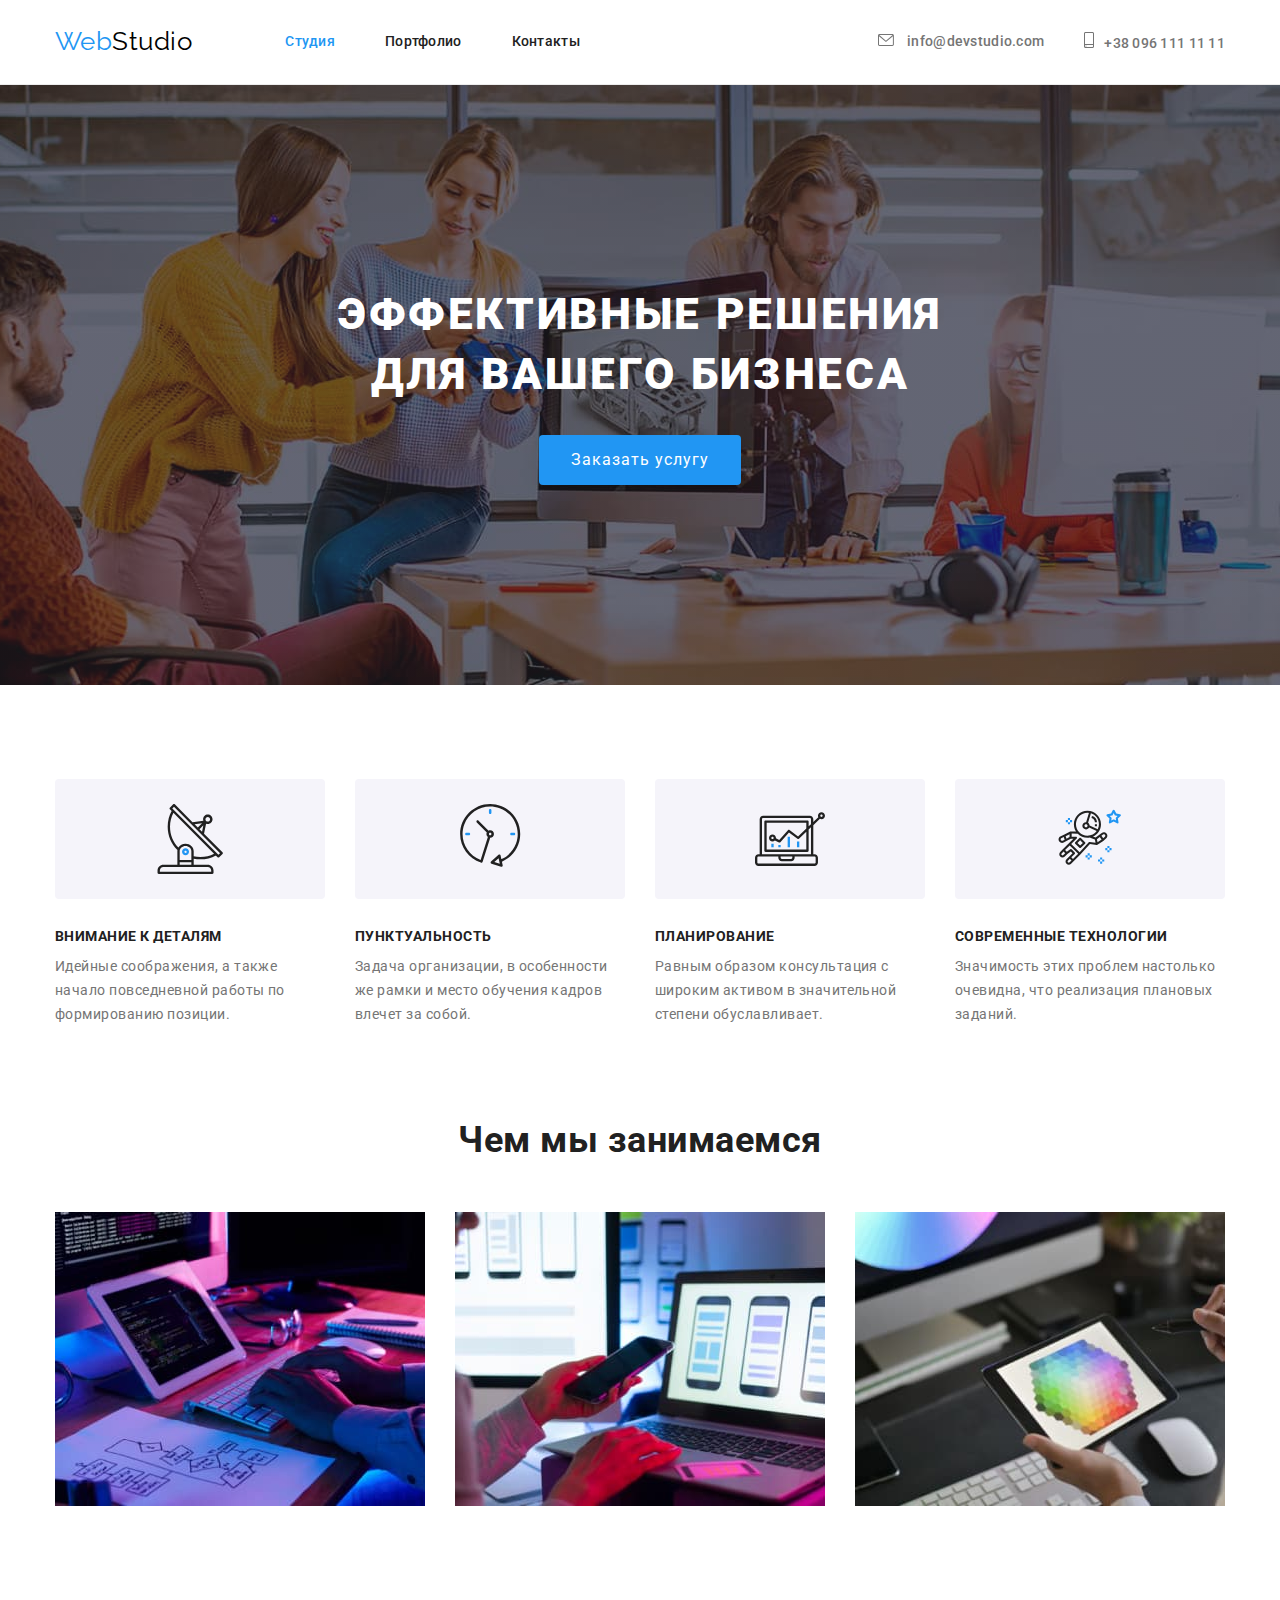
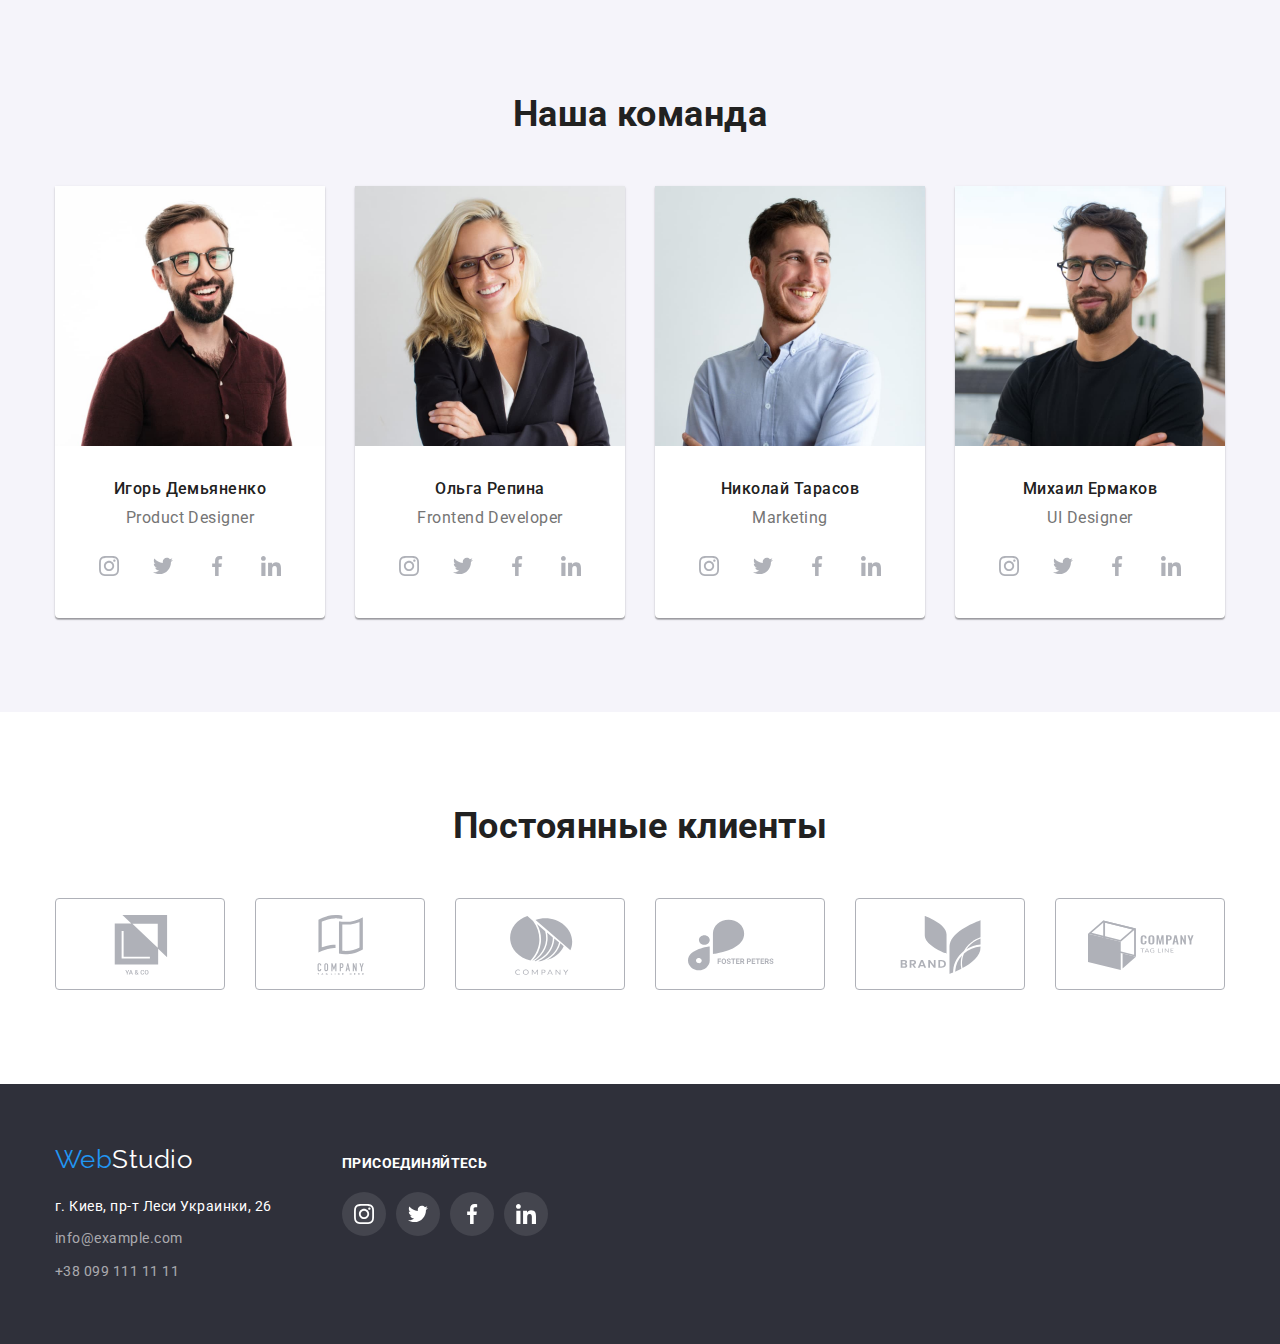
<file: index.html>
<!DOCTYPE html>
<html lang="ru">
<head>
    <meta charset="UTF-8">
    <meta http-equiv="X-UA-Compatible" content="IE=edge">
    <meta name="viewport" content="width=device-width, initial-scale=1.0">
    <title>main-page</title>
    <link href="https://fonts.googleapis.com/css2?family=Raleway:wght@700&family=Roboto:wght@400;500;700;900&display=swap"
        rel="stylesheet">
    <link rel="stylesheet" href="https://cdnjs.cloudflare.com/ajax/libs/modern-normalize/1.1.0/modern-normalize.min.css">
    <link rel="stylesheet" href="./css/styles.css">
</head>
<body class="body">
    <!--верхняя линия-->
    <header class="header">
        <div class="header-div container">
            <nav class="header-nav">
                <a href="./index.html" class="logo"><span class="first-logo">Web</span>Studio</a>
                <ul class="header-ul list">
                    <li class="item"><a href="./index.html" class="current-page">Студия</a></li>
                    <li class="item"><a href="./portfolio.html">Портфолио</a></li>
                    <li class="item"><a href="#">Контакты</a></li>
                </ul>
            </nav>
            <ul class="header-contact list">
                <li class="contact-li">
                    <a href="mailto:info@devstudio.com" class="mail-a"><svg class="contact-svg" width="16px" height="12px">
                        <use href="./images/icons.svg#icon-envelope"></use>
                    </svg> info@devstudio.com</a>
                </li>
                <li class="contact-li">
                    <a href="tel:+380961111111" class="tel-a"><svg class="contact-svg" width="10px" height="16px">
                        <use href="./images/icons.svg#icon-smartphone"></use>
                    </svg>+38 096 111 11 11</a>
                </li>
            </ul>
        </div>
    </header>
    <main class="main">
        <!-- герой -->
        <section class="section hero">
            <div class="container img-container">
                <h1 class="hero-title">Эффективные решения для вашего бизнеса</h1>
                <button type="button" class="button button-hero">Заказать услугу</button>
            </div>
        </section>
        <!-- Плюси роботи с фирмой текст-->
        <section class="section section-text">
            <div class="container">
                <h2 class="section-title invisible-title">Плюси роботи с фирмой</h2>
                <ul class="list text-ul">
                    <li class="text-li antena"> 
                        <div class="text-container-icon">
                            <svg class="text-svg">
                                <use href="./images/icons.svg#icon-antena"></use>
                            </svg>
                        </div>
                        <h3 class="text-title">Внимание к деталям</h3>
                        <p class="text-text"> Идейные соображения, а также начало повседневной работы по формированию
                            позиции. </p>
                    </li>
                    <li class="text-li clock ">
                        <div class="text-container-icon">
                        <svg class="text-svg">
                            <use href="./images/icons.svg#icon-clock"></use>
                        </svg>
                        </div>
                        <h3 class="text-title">Пунктуальность</h3>
                        <p class="text-text">Задача организации, в особенности же рамки и место обучения кадров влечет
                            за собой.</p>
                    </li>
                    <li class="text-li diagram">
                        <div class="text-container-icon">
                        <svg class="text-svg">
                            <use href="./images/icons.svg#icon-diagram"></use>
                        </svg>
                        </div>
                        <h3 class="text-title">Планирование</h3>
                        <p class="text-text">Равным образом консультация с широким активом в значительной степени
                            обуславливает.</p>
                    </li>
                    <li class="text-li astronaut">
                        <div class="text-container-icon">
                        <svg class="text-svg">
                            <use href="./images/icons.svg#icon-astronaut"></use>
                        </svg>
                        </div>
                        <h3 class="text-title">Современные технологии</h3>
                        <p class="text-text">Значимость этих проблем настолько очевидна, что реализация плановых
                            заданий.</p>
                    </li>
                </ul>
            </div>
        </section>
        <!-- section-pictures-->
        <section class="section section-pictures">
            <div class="container">
                <h2 class="section-title pictures-title">Чем мы занимаемся</h2>
                <ul class="picture-ul list">
                    <li class="pictures-li"><img src="./images/code-structure.jpg" class="picture-img" calt="набор структури сайта" width="370"></li>
                    <li><img src="./images/telephone-adaptation.jpg" class="picture-img" calt="Адаптация для телефонов" width="370"></li>
                    <li><img src="./images/Color-palette.jpg" class="picture-img" calt="Разнообразная палитра" width="370"></li>
                </ul>
            </div>
        </section>
        <!-- section-people -->
        <section class="section section-people">
            <div class="container">
                <h2 class="section-title people-title">Наша команда</h2>
                <ul class="people-ul list">
                    <li class="people-frame">
                        <img src="./images/Product_Designer.jpg" class="foto" alt="Product Designer" width="270">
                        <h3 class="people-name">Игорь Демьяненко</h3>
                        <p class="people-position">Product Designer</p>
                        <div class="people-div">
                            <a  href="#" class="people-box"><svg class="people-svg">
                                <use href="./images/icons.svg#icon-instagram"></use>
                            </svg> </a>
                            <a href="#" class="people-box"><svg class="people-svg">
                                <use href="./images/icons.svg#icon-twitter"></use>
                            </svg></a>
                            <a href="#" class="people-box"><svg class="people-svg">
                                <use  href="./images/icons.svg#icon-facebook"></use>
                            </svg></a>
                            <a href="#" class="people-box"><svg class="people-svg">
                                <use  href="./images/icons.svg#icon-linkedin"></use>
                            </svg></a>
                        </div>
                    </li>
                    <li class="people-frame">
                        <img src="./images/Frontend_Developer.jpg" class="foto" alt="Frontend Developer" width="270">
                        <h3 class="people-name">Ольга Репина</h3>
                        <p class="people-position">Frontend Developer</p>
                        <div class="people-div">
                            <a href="#" class="people-box"><svg width="20px" height="20px" class="people-svg">
                                    <use href="./images/icons.svg#icon-instagram"></use>
                                </svg> </a>
                            <a href="#" class="people-box"><svg width="20px" height="20px" class="people-svg">
                                    <use href="./images/icons.svg#icon-twitter"></use>
                                </svg></a>
                            <a href="#" class="people-box"><svg width="20px" height="20px" class="people-svg">
                                    <use href="./images/icons.svg#icon-facebook"></use>
                                </svg></a>
                            <a href="#" class="people-box"><svg width="20px" height="20px" class="people-svg">
                                    <use href="./images/icons.svg#icon-linkedin"></use>
                                </svg></a>
                        </div>
                    </li>
                    <li class="people-frame">
                        <img src="./images/Marketing.jpg" class="foto" alt="Marketing" width="270">
                        <h3 class="people-name">Николай Тарасов</h3>
                        <p class="people-position">Marketing</p>
                        <div class="people-div">
                            <a href="#" class="people-box"><svg width="20px" height="20px" class="people-svg">
                                    <use href="./images/icons.svg#icon-instagram"></use>
                                </svg> </a>
                            <a href="#" class="people-box"><svg width="20px" height="20px" class="people-svg">
                                    <use href="./images/icons.svg#icon-twitter"></use>
                                </svg></a>
                            <a href="#" class="people-box"><svg width="20px" height="20px" class="people-svg">
                                    <use href="./images/icons.svg#icon-facebook"></use>
                                </svg></a>
                            <a href="#" class="people-box"><svg width="20px" height="20px" class="people-svg">
                                    <use href="./images/icons.svg#icon-linkedin"></use>
                                </svg></a>
                        </div>
                    </li>
                    <li class="people-frame"><img src="./images/ui_designer.jpg" class="foto" alt="UI Designer"
                            width="270">
                        <h3 class="people-name">Михаил Ермаков</h3>
                        <p class="people-position">UI Designer</p>
                        <div class="people-div">
                            <a href="#" class="people-box"><svg width="20px" height="20px" class="people-svg">
                                    <use href="./images/icons.svg#icon-instagram"></use>
                                </svg> </a>
                            <a href="#" class="people-box"><svg width="20px" height="20px" class="people-svg">
                                    <use href="./images/icons.svg#icon-twitter"></use>
                                </svg></a>
                            <a href="#" class="people-box"><svg width="20px" height="20px" class="people-svg">
                                    <use href="./images/icons.svg#icon-facebook"></use>
                                </svg></a>
                            <a href="#" class="people-box"><svg width="20px" height="20px" class="people-svg">
                                    <use href="./images/icons.svg#icon-linkedin"></use>
                                </svg></a>
                        </div>
                    </li>
                </ul>
            </div>
        </section>
        <!--section-client -->
        <section class="section">
            <div class="container">
                <h2 class="section-title client-title">Постоянные клиенты</h2>
                <ul class="client-ul list">
                    <li class="client-li"><a href="#" class="compani-a"><svg class="icon" desc="here is the logo of our client's company"><use class="client-svg" href="./images/icons.svg#icon-group"></use></svg></a></li>
                    <li class="client-li"><a href="#" class="compani-a"><svg class="icon" desc="here is the logo of our client's company"><use href="./images/icons.svg#icon-group1"></use></svg></a></li>
                    <li class="client-li"><a href="#" class="compani-a"><svg class="icon" desc="here is the logo of our client's company"><use href="./images/icons.svg#icon-group2"></use></svg></a></li>
                    <li class="client-li"><a href="#" class="compani-a"><svg class="icon" desc="here is the logo of our client's company"><use href="./images/icons.svg#icon-group3"></use></svg></a></li>
                    <li class="client-li"><a href="#" class="compani-a"><svg class="icon" desc="here is the logo of our client's company"><use href="./images/icons.svg#icon-group4"></use></svg></a></li>
                    <li class="client-li"><a href="#" class="compani-a"><svg class="icon" desc="here is the logo of our client's company"><use href="./images/icons.svg#icon-group5"></use></svg></a></li>
                </ul>
            </div>
        </section>
    </main>
    <footer class="footer">
        <div class="container footer-container">
        <div class="footer-div">
            <a href="./index.html" class="logo"><span class="first-logo">Web</span>Studio</a>
            <address class="footer-address">
                <ul class="footer-ul list">
                    <li class="futer-li"><a href="https://goo.gl/maps/piqngm7oDQpEDh6u6" target="_blank"
                            rel="noopener nofollow noreferrer" class="map">г. Киев, пр-т Леси Украинки, 26</a></li>
                    <li class="futer-li"><a href="mailto:info@example.com" class="mail">info@example.com</a></li>
                    <li class="futer-li"><a href="tel:+380991111111" class="tel">+38 099 111 11 11</a></li>
                </ul>
            </address>
        </div>
        <div class="footer-box-outside">

            <h3 class="footer-h3">присоединяйтесь</h3>
            <div class="footer-box-svg">
                        <a href="#" class="footer-a"><svg width="20px" height="20px" class="footer-svg">
                                <use href="./images/icons.svg#icon-instagram"></use>
                            </svg> </a>
                        <a href="#" class="footer-a"><svg width="20px" height="20px" class="footer-svg">
                                <use href="./images/icons.svg#icon-twitter"></use>
                            </svg></a>
                        <a href="#" class="footer-a"><svg width="20px" height="20px" class="footer-svg">
                                <use href="./images/icons.svg#icon-facebook"></use>
                            </svg></a>
                        <a href="#" class="footer-a"><svg width="20px" height="20px" class="footer-svg">
                                <use href="./images/icons.svg#icon-linkedin"></use>
                            </svg></a>
            </div>
        </div>
        </div>
    </footer>

</body>

</html>
</file>
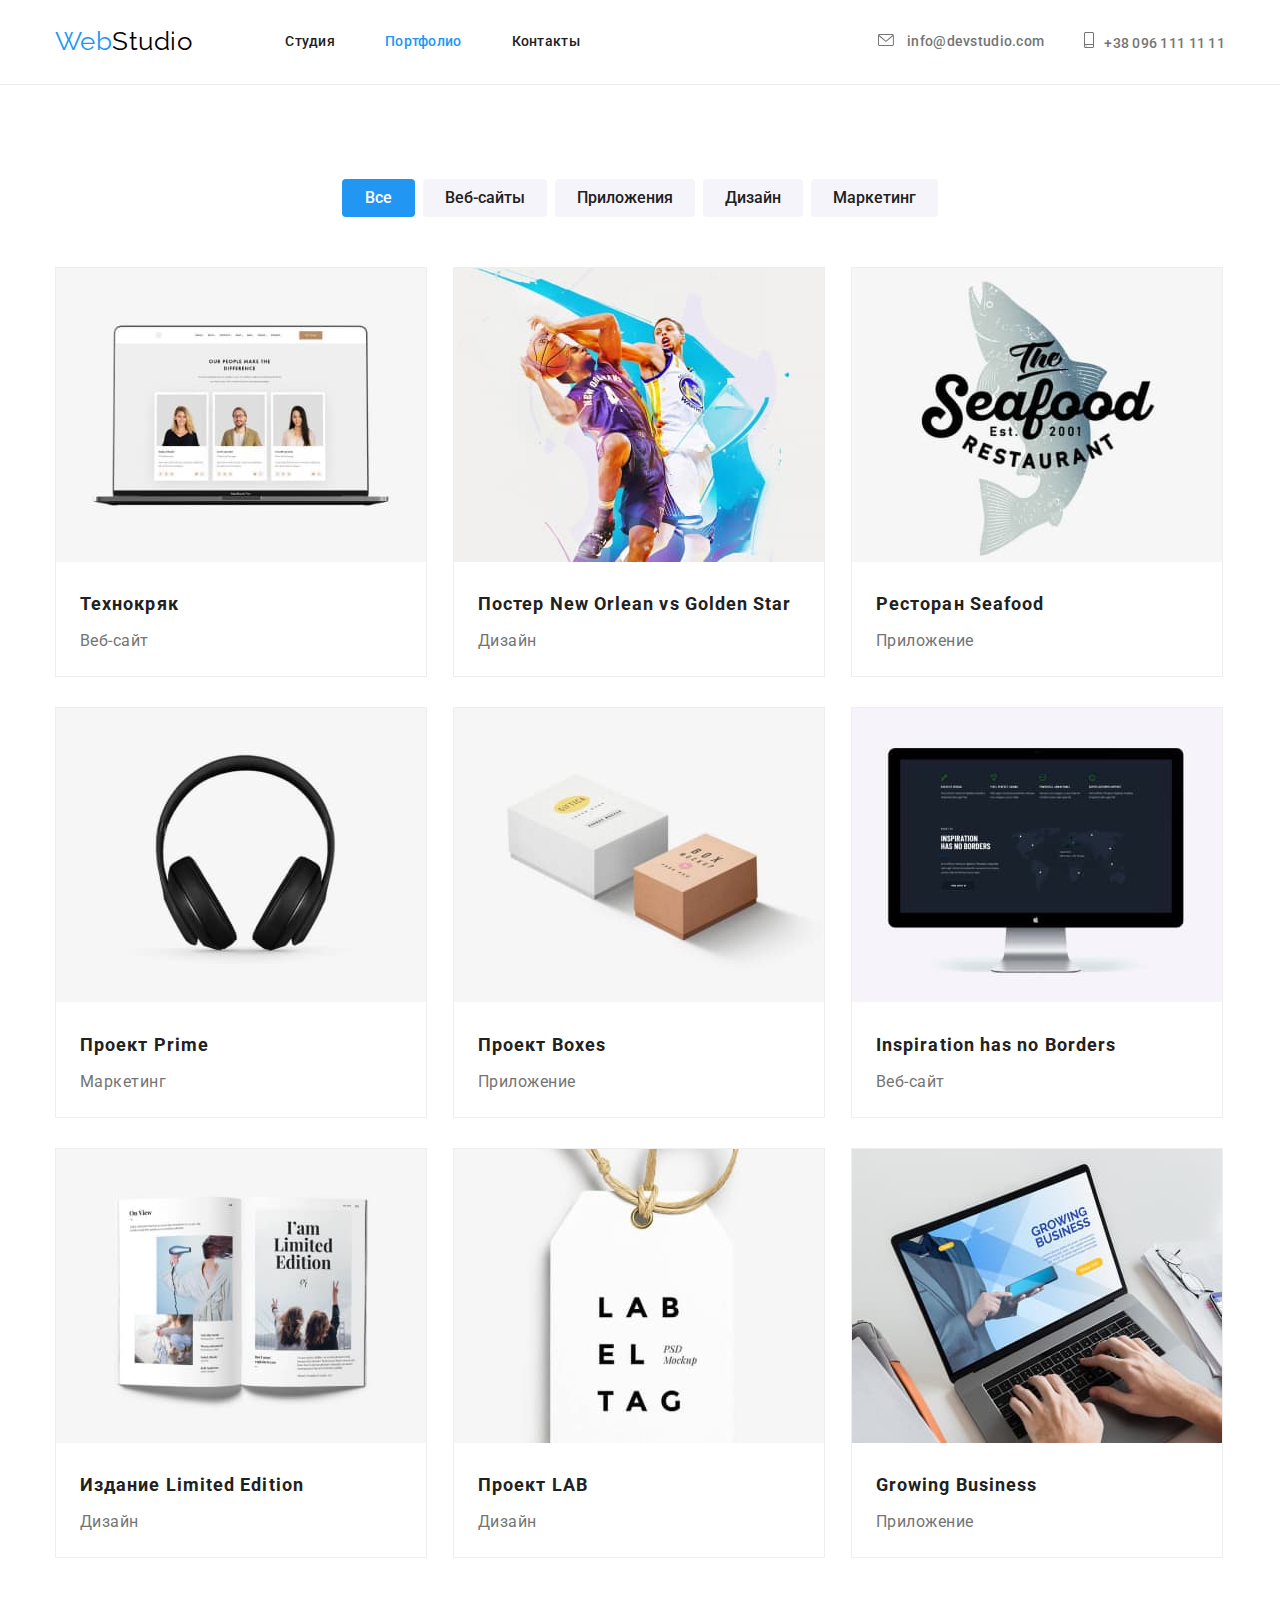
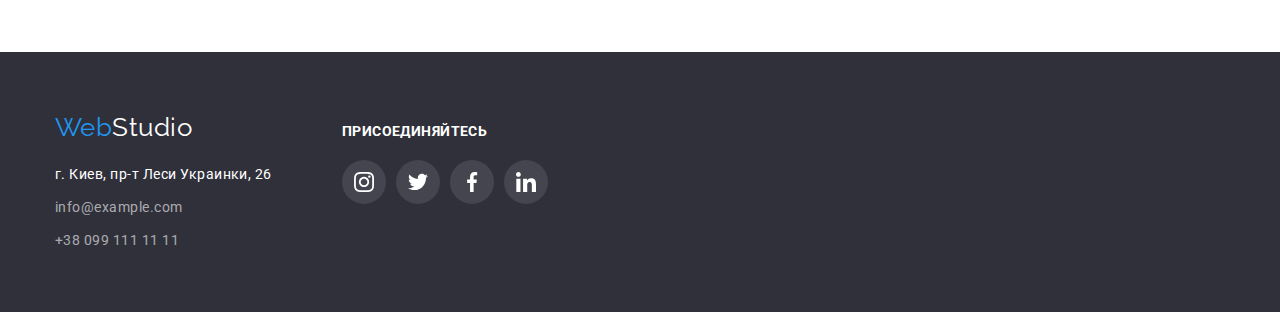
<file: portfolio.html>
<!DOCTYPE html>
<html lang="ru">

<head>
    <meta charset="UTF-8">
    <meta http-equiv="X-UA-Compatible" content="IE=edge">
    <meta name="viewport" content="width=device-width, initial-scale=1.0">
    <title>porfolio</title>
    <link
        href="https://fonts.googleapis.com/css2?family=Raleway:wght@700&family=Roboto:wght@400;500;700;900&display=swap"
        rel="stylesheet">
    <link rel="stylesheet" href="https://cdnjs.cloudflare.com/ajax/libs/modern-normalize/1.1.0/modern-normalize.min.css">
    <link rel="stylesheet" href="./css/styles.css">
</head>

<body class="body">
  <header class="header">
        <div class="header-div container">
            <nav class="header-nav">
                <a href="./index.html" class="logo"><span class="first-logo">Web</span>Studio</a>
                <ul class="header-ul list">
                    <li class="item"><a href="./index.html" >Студия</a></li>
                    <li class="item"><a href="./portfolio.html" class="current-page">Портфолио</a></li>
                    <li class="item"><a href="#">Контакты</a></li>
                </ul>
            </nav>
            <ul class="header-contact list">
                <li class="contact-li">
                    
                    <a href="mailto:info@devstudio.com" class="mail-a"><svg class="contact-svg" width="16px" height="12px">
                        <use href="./images/icons.svg#icon-envelope"></use>
                    </svg> info@devstudio.com</a>
                </li>
                <li class="contact-li">
                    <a href="tel:+380961111111" class="tel-a"><svg class="contact-svg" width="10px" height="16px">
                        <use href="./images/icons.svg#icon-smartphone"></use>
                    </svg>+38 096 111 11 11</a>
                </li>
            </ul>
        </div>
    </header>
    <main class="section porfolio-main">
        <h1 class="invisible-title">Porfolio</h1>
        <div class="container">
            <ul class="porfolio-btn list">
                <li class="btn-li"><button type="button" class="current-btn">Все</button></li>
                <li class="btn-li"><button type="button">Веб-сайты</button></li>
                <li class="btn-li"><button type="button">Приложения</button></li>
                <li class="btn-li"><button type="button">Дизайн</button></li>
                <li class="btn-li"><button type="button">Маркетинг</button></li>
            </ul>
            <ul class="work-card list">
                <li class="partfolio-li">
                    <a href="#" class="card-a">
                        <div><img src="./images/Веб-сайт01.jpg" alt="Веб-сайт" width="370"></div>
                        <div class="card-box-text">
                            <h2 class="work-tatle">Технокряк</h2>
                            <p class="work-text">Веб-сайт</p>
                        </div>
                    </a>
                </li>
                <li class="partfolio-li">
                    <a href="#" class="card-a">
                        <div><img src="./images/Дизайн01.jpg" alt="Дизайн" width="370"></div>
                        <div class="card-box-text">
                            <h2 class="work-tatle">Постер New Orlean vs Golden Star</h2>
                            <p class="work-text">Дизайн</p>
                        </div>
                    </a>
                </li>
                <li class="partfolio-li"> 
                    <a href="#" class="card-a">
                        <div><img src="./images/Приложение01.jpg" alt="Приложение" width="370"></div>
                        <div class="card-box-text">
                            <h2 class="work-tatle">Ресторан Seafood</h2>
                            <p class="work-text">Приложение</p>
                        </div>
                    </a>
                </li>
                <li class="partfolio-li"> 
                    <a href="#" class="card-a">
                        <div><img src="./images/Маркетинг.jpg" alt="Маркетинг" width="370"></div>
                        <div class="card-box-text">
                            <h2 class="work-tatle">Проект Prime</h2>
                            <p class="work-text">Маркетинг</p>
                        </div>
                    </a>
                </li>
                <li class="partfolio-li"> 
                    <a href="#" class="card-a">
                        <div><img src="./images/Приложение1.jpg" alt="Приложение" width="370"></div>
                        <div class="card-box-text">
                            <h2 class="work-tatle">Проект Boxes</h2>
                            <p class="work-text">Приложение</p>
                        </div>
                    </a>
                </li>
                <li class="partfolio-li"> 
                    <a href="#" class="card-a">
                        <div><img src="./images/Веб-сайт.jpg" alt="Веб-сайт" width="370"></div>
                        <div class="card-box-text">
                            <h2 class="work-tatle">Inspiration has no Borders</h2>
                            <p class="work-text">Веб-сайт</p>
                        </div>
                    </a>
                </li>
                <li class="partfolio-li">
                    <a href="#" class="card-a">
                        <div><img src="./images/Дизайн1.jpg" alt="Дизайн" width="370"></div>
                        <div class="card-box-text">
                            <h2 class="work-tatle">Издание Limited Edition</h2>
                            <p class="work-text">Дизайн</p>
                        </div>
                    </a>
                </li>
                <li class="partfolio-li">
                    <a href="#" class="card-a">
                        <div><img src="./images/Дизайн2.jpg" alt="Дизайн" width="370"></div>
                        <div class="card-box-text">
                        <h2 class="work-tatle">Проект LAB</h2>
                        <p class="work-text">Дизайн</p>
                        </div>
                    </a>
                </li>
                <li class="partfolio-li">
                    <a href="#" class="card-a">
                        <div><img src="./images/Приложение2.jpg" alt="Приложение" width="370"></div>
                        <div class="card-box-text">
                            <h2 class="work-tatle">Growing Business</h2>
                            <p class="work-text">Приложение</p>
                        </div>
                    </a>
                </li>
            </ul>
        </div>
    </main>
    <footer class="footer">
        <div class="container footer-container">
            <div class="footer-div">
                <a href="./index.html" class="logo"><span class="first-logo">Web</span>Studio</a>
                <address class="footer-address">
                    <ul class="footer-ul list">
                        <li class="futer-li"><a href="https://goo.gl/maps/piqngm7oDQpEDh6u6" target="_blank"
                                rel="noopener nofollow noreferrer" class="map">г. Киев, пр-т Леси Украинки, 26</a></li>
                        <li class="futer-li"><a href="mailto:info@example.com" class="mail">info@example.com</a></li>
                        <li class="futer-li"><a href="tel:+380991111111" class="tel">+38 099 111 11 11</a></li>
                    </ul>
                </address>
            </div>
            <div class="footer-box-outside">
    
                <h3 class="footer-h3">присоединяйтесь</h3>
                <div class="footer-box-svg">
                    <a href="#" class="footer-a"><svg width="20px" height="20px" class="footer-svg">
                            <use href="./images/icons.svg#icon-instagram"></use>
                        </svg> </a>
                    <a href="#" class="footer-a"><svg width="20px" height="20px" class="footer-svg">
                            <use href="./images/icons.svg#icon-twitter"></use>
                        </svg></a>
                    <a href="#" class="footer-a"><svg width="20px" height="20px" class="footer-svg">
                            <use href="./images/icons.svg#icon-facebook"></use>
                        </svg></a>
                    <a href="#" class="footer-a"><svg width="20px" height="20px" class="footer-svg">
                            <use href="./images/icons.svg#icon-linkedin"></use>
                        </svg></a>
                </div>
            </div>
        </div>
    </footer>
</body>

</html>
</file>
<file: css/styles.css>
:root {
    --title-text-color: #212121;
    --background-color: #ffffff;
    --primary-text-color: #757575;
    --portfolio-border: #EEEEEE;
    --accent-color: #2196f3;
    --nav-text-color: #000000;
    --secondary-zone-color: #f5f4fa;
    --transparent-white:rgba(255, 255, 255, 0.6);
    --primarly-zone-color: #2f303a;
    --people-background-color: #E5E5E5;
    --heder-border: #ECECEC;
    --svg-color:#AFB1B8;
    --svg-background: rgba(255, 255, 255, 0.1);
}
/* --- */
html {
    box-sizing: border-box;
}

*,
*::before,
*::after {
    box-sizing: inherit;
}


body {
    color: var(--primary-text-color);
    background-color: var(--background-color);
    font-family: Roboto, sans-serif;
    letter-spacing: 0.03em;
}

.list {
    margin: 0;
    padding: 0;
    list-style: none;
}

h1,
h2,
h3,
h4,
h5,
h6,
p,
ul {
    margin-top: 0;
    margin-bottom: 0;
}

.container {
    margin-left: auto;
    margin-right: auto;
    width: 1200px;
    padding-left: 15px;
    padding-right: 15px;
    /* outline: 2px solid tomato; */
}

/*header*/
.header {
    background-color: var(--header-background-color);
    border-bottom: 1px solid var(--heder-border);
}

.header a {
    text-decoration: none;
}

.section {
    padding-top: 94px;
    padding-bottom: 94px;
}

/* header-div */
.header-div {
    display: flex;
    align-items: center;
}

/* header-nav */

.header-nav {
    align-items: center;
    display: flex;
}

/*logo*/
.header-nav .logo {
    margin-right: 93px;
    padding-top: 24px;
    padding-bottom: 25px;
}

.logo {
    font-family: Raleway;
    font-size: 26px;
    line-height: 1.19;
    color: var(--nav-text-color);

}

.first-logo {
    color: var(--accent-color);
}

.header-ul {
    display: flex;   
}

.header-ul .item+.item {
    margin-left: 50px;
}

.header-ul a {

    display: block;
    padding-top: 32px;
    padding-bottom: 32px;

    color: var(--title-text-color);
    font-weight: 500;
    font-size: 14px;
    line-height: 1.14;
    letter-spacing: 0.02em;
}

.header-ul a:hover,
.header-ul a:focus {
    color: var(--accent-color);
}

.header-ul .current-page {
    color: var(--accent-color);
}

.header-contact {
    display: flex;
    margin-left: auto;
}
.contact-li:nth-child(-n+1) {
    margin-right: 30px;
}
.contact-li{
    display: inline-flex;
    align-items: center;
    fill: var(--primary-text-color);
}

.header-contact a {
    display: block;
    padding-top: 32px;
    padding-bottom: 32px;
    margin-left: 10px;

    color: var(--primary-text-color);
    font-weight: 500;
    font-size: 14px;
    line-height: 1.14;
    letter-spacing: 0.02em;
}
.contact-svg{
    margin-right: 10px;
}
.header-contact a:hover,
.header-contact a:focus {
    fill: var(--accent-color);
    color: var(--accent-color);
}

/*main*/
.section-title {
    margin-top: 0;
    margin-bottom: 50px;

    color: var(--title-text-color);
    font-size: 36px;
    line-height: 1.16;
    text-align: center;
}

.invisible-title {
    position: absolute;
    width: 1px;
    height: 1px;
    margin: -1px;
    border: 0;
    padding: 0;
    white-space: nowrap;
    clip-path: inset(100%);
    clip: rect(0 0 0 0);
    overflow: hidden;
}

/*hero*/
.hero {   
    height: 600px;
        max-width: 1600px;
        margin-left: auto;
        margin-right: auto;
        background-image: linear-gradient(
            to right,
        rgba(47, 48, 58, 0.4),
        rgba(47, 48, 58, 0.4) ),
         url(../images/background-hero.jpg);
         background-position: center; 
        /* outline: 1px solid tomato; */

    padding-top: 200px;
    padding-bottom: 200px;
    background-color: var(--primarly-zone-color);
    align-items: center;
    text-align: center;
   
}

.hero-title {
    width: 696px;
    margin: auto;
    margin-bottom: 30px;

    color: var(--background-color);
    font-weight: 900;
    font-size: 44px;
    line-height: 1.36;
    letter-spacing: 0.06em;
    text-transform: uppercase;
}

.button-hero {
    margin-bottom: 0;
    border: none;

    padding: 10px 32px;
    min-width: 73px;
    text-align: center;
    font-family: inherit;
    font-size: 16px;
    line-height: 1.87;
    letter-spacing: 0.06em;
    color: var(--background-color);
    background-color: var(--accent-color);
    box-shadow: 0px 4px 4px rgba(0, 0, 0, 0.15);
    border-radius: 4px;
    cursor: pointer;
 
}
.button-hero:hover,
.button-hero:focus {
    opacity: 0.8;

}

/*section-text*/
.text-ul {
    display: flex;
}

.text-li {
    width: 270px;
}

.text-container-icon{
    height: 120px;
    border-radius: 4px;
    background-color: var(--secondary-zone-color);
    /* outline: 3px solid var(--accent-color); */
    padding: 25px 100px;
    margin-bottom: 30px;
}
.text-svg{

width: 70px;
height: 70px;
}
.text-ul .text-li+.text-li {
    margin-left: 30px;
}

.text-title {
    margin-bottom: 10px;
    color: var(--title-text-color);
    font-size: 14px;
    line-height: 1.14;
    text-transform: uppercase;
}

.text-text {
    margin-bottom: 0;
    font-size: 14px;
    line-height: 1.7;
}

/* section-pictures */
.section-pictures {
    padding-top: 0;
}

.picture-ul {
    display: block;
    display: flex;
    justify-content: space-between;
    margin-bottom: 0;
}
.picture-img{
    display: block;
}
/* .pictures-li{
position: relative;
}
.pictures-div{
    display: block;
    width: 370px;
    height: 70px;
    padding-top:27px;
    padding-bottom: 27px;

    font-weight: 700;
        font-size: 14px;
        line-height: 1.14;
        letter-spacing: 0.03em;
        text-transform: uppercase;
        text-align: center;

    background-color: rgba(47, 48, 58, 0.8);
    color: var(--background-color);

    position: absolute;
    bottom: 0;
} */


/*section-people*/
.section-people {
    background: var(--secondary-zone-color);
    text-align: center;
}
.people-ul {
    display: flex;
}
.people-frame:not(:nth-child(-n+1)) {
    margin-left: 30px;
}

.people-frame {
    background: var(--background-color);
    box-shadow: 0px 1px 3px rgba(0, 0, 0, 0.12), 0px 1px 1px rgba(0, 0, 0, 0.14), 0px 2px 1px rgba(0, 0, 0, 0.2);
    border-radius: 0px 0px 4px 4px;
}

.foto {
    padding-bottom: 30px;
}

.people-name {
    margin-bottom: 10px;
    color: var(--title-text-color);
    font-weight: 500;
    font-size: 16px;
    line-height: 1.18;
}

.people-position {
    margin-bottom: 16px;
    font-size: 16px;
    line-height: 1.18;
}
.people-div{
    display: inline-flex;
    width: 206px;

    margin-bottom: 30px;
}
.people-box{
    width: 44px;
        height: 44px;
        padding: 12px;
        fill: var(--svg-color);
}
.people-svg{
    width: 20px;
    height: 20px;
}
.people-div .people-box+.people-box {
    margin-left: 10px;
}
.people-box:hover,
.people-box:focus
 {
fill:var(--background-color);
border-radius: 50%;
background-color: var(--accent-color);
}
/* section-client */
.client-ul{
    display: flex;    
}
.client-ul li:not(:nth-child(-n+1)){
    margin-left: 30px;  
}
.compani-a{
display: block;
    width: 170px;
    height: 92px;
    align-items: center;
        border: 1px solid #AFB1B8;
        border-radius: 4px;
        padding: 16px 32px;
        fill: var(--svg-color);
}

.client-ul .icon{
    display: block;
            width: 106px;
            height: 60px;
        } 
.compani-a:hover,
.compani-a:focus {
    border: 1px solid var(--accent-color);
    fill: var(--accent-color);
}

/*footer*/
.footer {
    padding-top: 60px;
    padding-bottom: 60px;
    background-color: var(--primarly-zone-color);
}
.footer-div>.logo{
    margin-bottom: 20px;
} 
.footer-div a{
    display: block;
    color: var(--background-color);
    text-decoration: none;
}

.footer-address a {
    text-decoration: none;
    font-style: normal;
}

.footer-ul .futer-li+.futer-li {
    margin-top: 9px;
}

.footer-ul a {
    font-size: 14px;
    line-height: 1.7;
}

.footer-ul .mail,
.footer-ul .tel {
    color: rgba(255, 255, 255, 0.6);
}

.footer-ul .mail:hover,
.footer-ul .tel:hover,
.footer-ul .mail:focus,
.footer-ul .tel:focus {
    color: var(--accent-color);
}

.footer-container{
    display: flex

}
.footer-box-outside{

margin-left: 70px;
width: 206px;
height: 80px;
margin-top: 12px;
}

.footer-h3{
color: var(--background-color);
    font-size: 14px;
    line-height: 1.14;
    letter-spacing: 0.03em;
    text-transform: uppercase;
    margin-bottom: 20px;   
}
.footer-box-svg{
    display: inline-flex;
    height: 44px;
    width: 206px;
    justify-content: center;
    align-items: center;

}
.footer-a{
    width: 44px;
    height: 44px;

    padding: 12px;
    fill: var(--background-color);
    background-color: var(--svg-background);
    border-radius: 50%;    
}
.footer-a:not(:nth-last-child(-n+1)){
margin-right: 10px;
}
.footer-a:hover,
.footer-a:focus
{
    background-color:var(--accent-color);
}

/* portfolio */

.porfolio-btn {
    display: flex;
    justify-content: center;

    margin-top: 0;
    margin-bottom: 50px;
}

.porfolio-btn button {
    padding: 6px 22px;

    border-radius: 4px;
    min-width: 73px;
    background: var(--secondary-zone-color);
    text-align: center;
    border: none;

    font-weight: 500;
    font-size: 16px;
    line-height: 1.62;
    color: var(--title-text-color);
    cursor: pointer;
}

.porfolio-btn .btn-li+.btn-li {
    margin-left: 8px;
}

.porfolio-btn button:hover,
.porfolio-btn button:focus {
    color: var(--background-color);
    background: var(--accent-color);
    box-shadow: 0px 3px 1px rgba(0, 0, 0, 0.1), 0px 1px 2px rgba(0, 0, 0, 0.08), 0px 2px 2px rgba(0, 0, 0, 0.12);
}

.porfolio-btn .current-btn {
    color: var(--background-color);
    background: var(--accent-color);
}

/* portfolio */
/*  work-card */

.work-card {
    display: flex;
    flex-wrap: wrap;
}

.work-card li {
    /* box-sizing: border-box;     */
    background: var(--background-color);
    border: 1px solid var(--portfolio-border);
    /* width: calc((100%-60px)/3);  */
    margin-bottom: 30px;
    margin-right: 26px;
}

.partfolio-li:nth-child(3n) {
    margin-right: 0;
}

.partfolio-li:nth-last-child(-n+3) {
    margin-bottom: 0;
}

.card-a {
    text-decoration: none;
}

.card-box-text{
    width: 322px;
    height: 70px;
    margin: 20px 24px;
}

.work-tatle {
    font-size: 18px;
    line-height: 2;
    letter-spacing: 0.06em;
    color: var(--title-text-color);

    margin-bottom: 4px;
}  

.work-text {
    font-weight: 400;
    font-size: 16px;
    line-height: 1.87;
    
    color: var(--primary-text-color);
}
.partfolio-li:hover,
.partfolio-li:focus-within,
.partfolio-li:focus
{
    cursor: pointer;
    border: 1px solid var(--portfolio-border);
    box-shadow: 0px 1px 1px rgba(0, 0, 0, 0.12), 0px 4px 4px rgba(0, 0, 0, 0.06), 1px 4px 6px rgba(0, 0, 0, 0.16);
}
</file>
